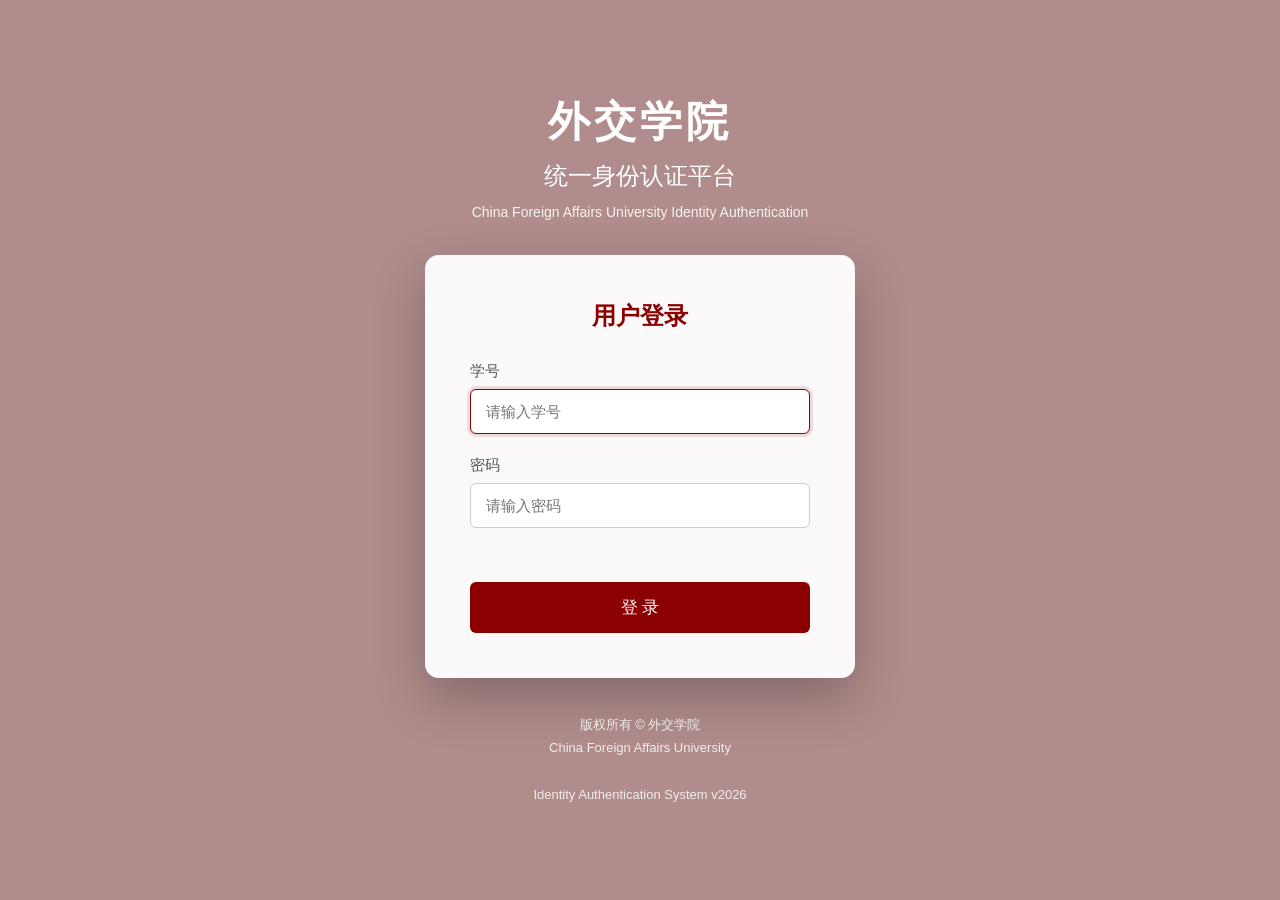
<file: index.html>
<!DOCTYPE html>
<html lang="zh-CN">
<head>
    <meta charset="UTF-8">
    <meta name="viewport" content="width=device-width, initial-scale=1.0">
    <title>外交学院统一身份认证平台</title>

    <link rel="stylesheet" href="style.css">
</head>

<body>

<div class="background"></div>

<div class="login-container">

    <div class="login-header">

        <h1>外交学院</h1>

        <h2>统一身份认证平台</h2>

        <p>China Foreign Affairs University Identity Authentication</p>

    </div>

    <div class="login-box">

        <h3>用户登录</h3>

        <div class="input-group">

            <label>学号</label>

            <input
                type="text"
                id="username"
                placeholder="请输入学号"
                autocomplete="off">

        </div>

        <div class="input-group">

            <label>密码</label>

            <input
                type="password"
                id="password"
                placeholder="请输入密码">

        </div>

        <div id="error-message"></div>

        <button id="loginBtn">
            登 录
        </button>

    </div>

    <div class="copyright">

        版权所有 © 外交学院

        <br>

        China Foreign Affairs University

        <br><br>

        Identity Authentication System v2026

    </div>

</div>

<div id="loading-screen">

    <div class="loader"></div>

    <h2>身份验证中...</h2>

    <p>正在进入财务综合服务门户，请稍候</p>

</div>

<script src="script.js"></script>

</body>
</html
</file>
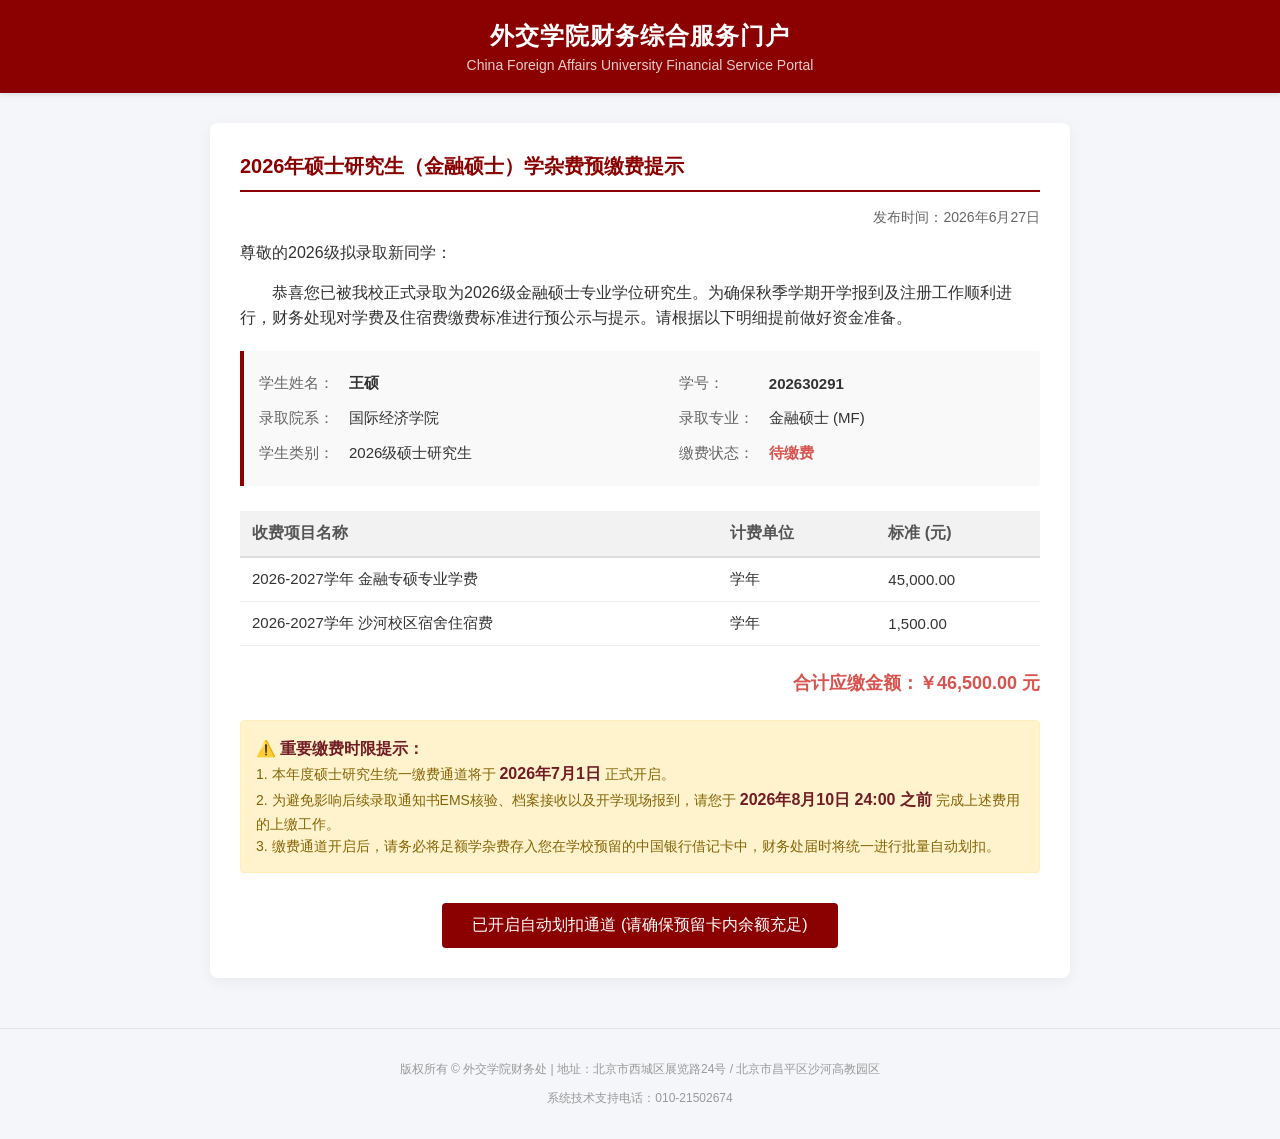
<file: notice.html>
<!DOCTYPE html>
<html lang="zh-CN">
<head>
    <meta charset="UTF-8">
    <meta name="viewport" content="width=device-width, initial-scale=1.0">
    <title>外交学院财务综合服务门户 - 2026级硕士研究生交费提示</title>
    <style>
        body {
            font-family: "Helvetica Neue", Helvetica, Arial, "Microsoft YaHei", sans-serif;
            background-color: #f4f6f9;
            margin: 0;
            padding: 0;
            color: #333;
        }
        .header {
            background-color: #8b0000; /* 外交学院经典红 */
            color: white;
            padding: 20px;
            text-align: center;
            box-shadow: 0 2px 5px rgba(0,0,0,0.1);
        }
        .header h1 {
            margin: 0;
            font-size: 24px;
            letter-spacing: 1px;
        }
        .header p {
            margin: 5px 0 0 0;
            font-size: 14px;
            opacity: 0.8;
        }
        .container {
            max-width: 800px;
            margin: 30px auto;
            background-color: white;
            padding: 30px;
            border-radius: 8px;
            box-shadow: 0 4px 15px rgba(0,0,0,0.05);
        }
        .notice-title {
            color: #8b0000;
            border-bottom: 2px solid #8b0000;
            padding-bottom: 10px;
            margin-top: 0;
            font-size: 20px;
        }
        .student-info {
            background-color: #f9f9f9;
            border-left: 4px solid #8b0000;
            padding: 15px;
            margin: 20px 0;
            border-radius: 0 4px 4px 0;
        }
        .student-info table {
            width: 100%;
            border-collapse: collapse;
        }
        .student-info td {
            padding: 8px 0;
            font-size: 15px;
        }
        .student-info td.label {
            color: #666;
            width: 90px;
        }
        .fee-table {
            width: 100%;
            border-collapse: collapse;
            margin: 25px 0;
        }
        .fee-table th {
            background-color: #f2f2f2;
            color: #555;
            padding: 12px;
            text-align: left;
            border-bottom: 2px solid #ddd;
        }
        .fee-table td {
            padding: 12px;
            border-bottom: 1px solid #eee;
            font-size: 15px;
        }
        .total-amount {
            text-align: right;
            font-size: 18px;
            font-weight: bold;
            color: #d9534f;
            margin-top: 10px;
        }
        .warning-box {
            background-color: #fff3cd;
            border: 1px solid #ffeeba;
            color: #856404;
            padding: 15px;
            border-radius: 4px;
            margin: 25px 0;
            font-size: 14px;
            line-height: 1.6;
        }
        .warning-box strong {
            color: #721c24;
            font-size: 16px;
        }
        .btn-group {
            text-align: center;
            margin-top: 30px;
        }
        .btn {
            background-color: #8b0000;
            color: white;
            padding: 12px 30px;
            border: none;
            border-radius: 4px;
            font-size: 16px;
            cursor: pointer;
            display: inline-block;
            transition: background-color 0.3s;
            text-decoration: none;
        }
        .btn:hover {
            background-color: #a00000;
        }
        .footer {
            text-align: center;
            color: #999;
            font-size: 12px;
            margin-top: 50px;
            padding: 20px 0;
            border-top: 1px solid #e5e5e5;
        }
    </style>
</head>
<body>

    <div class="header">
        <h1>外交学院财务综合服务门户</h1>
        <p>China Foreign Affairs University Financial Service Portal</p>
    </div>

    <div class="container">
        <h2 class="notice-title">2026年硕士研究生（金融硕士）学杂费预缴费提示</h2>
        
        <p style="text-align: right; color: #666; font-size: 14px;">发布时间：2026年6月27日</p>
        
        <p>尊敬的2026级拟录取新同学：</p>
        <p style="text-indent: 2em; line-height: 1.6;">恭喜您已被我校正式录取为2026级金融硕士专业学位研究生。为确保秋季学期开学报到及注册工作顺利进行，财务处现对学费及住宿费缴费标准进行预公示与提示。请根据以下明细提前做好资金准备。</p>

        <div class="student-info">
            <table>
                <tr>
                    <td class="label">学生姓名：</td>
                    <td style="font-weight: bold;">王硕</td>
                    <td class="label">学号：</td>
                    <td style="font-weight: bold;">202630291</td>
                </tr>
                <tr>
                    <td class="label">录取院系：</td>
                    <td>国际经济学院</td>
                    <td class="label">录取专业：</td>
                    <td>金融硕士 (MF)</td>
                </tr>
                <tr>
                    <td class="label">学生类别：</td>
                    <td>2026级硕士研究生</td>
                    <td class="label">缴费状态：</td>
                    <td style="color: #d9534f; font-weight: bold;">待缴费</td>
                </tr>
            </table>
        </div>

        <table class="fee-table">
            <thead>
                <tr>
                    <th>收费项目名称</th>
                    <th>计费单位</th>
                    <th>标准 (元)</th>
                </tr>
            </thead>
            <tbody>
                <tr>
                    <td>2026-2027学年 金融专硕专业学费</td>
                    <td>学年</td>
                    <td>45,000.00</td>
                </tr>
                <tr>
                    <td>2026-2027学年 沙河校区宿舍住宿费</td>
                    <td>学年</td>
                    <td>1,500.00</td>
                </tr>
            </tbody>
        </table>

        <div class="total-amount">
            合计应缴金额：￥46,500.00 元
        </div>

        <div class="warning-box">
            <strong>⚠️ 重要缴费时限提示：</strong><br>
            1. 本年度硕士研究生统一缴费通道将于 <strong>2026年7月1日</strong> 正式开启。<br>
            2. 为避免影响后续录取通知书EMS核验、档案接收以及开学现场报到，请您于 <strong>2026年8月10日 24:00 之前</strong> 完成上述费用的上缴工作。<br>
            3. 缴费通道开启后，请务必将足额学杂费存入您在学校预留的中国银行借记卡中，财务处届时将统一进行批量自动划扣。
        </div>

        <div class="btn-group">
            <button id="payBtn" class="btn">已开启自动划扣通道 (请确保预留卡内余额充足)</button>
        </div>
    </div>

    <div class="footer">
        <p>版权所有 © 外交学院财务处 | 地址：北京市西城区展览路24号 / 北京市昌平区沙河高教园区</p>
        <p>系统技术支持电话：010-21502674</p>
    </div>

    <script>
        document.getElementById('payBtn').addEventListener('click', function() {
            // 1. 进入加载等待状态
            document.open();
            document.write(`
                <!DOCTYPE html>
                <html lang="zh-CN">
                <head>
                    <meta charset="UTF-8">
                    <title>系统处理中...</title>
                    <style>
                        body {
                            font-family: "Helvetica Neue", Helvetica, Arial, sans-serif;
                            background-color: #f4f6f9;
                            margin: 0;
                            display: flex;
                            justify-content: center;
                            align-items: center;
                            height: 100vh;
                        }
                        .loading-box {
                            text-align: center;
                            background: white;
                            padding: 40px 60px;
                            border-radius: 8px;
                            box-shadow: 0 4px 15px rgba(0,0,0,0.05);
                        }
                        .spinner {
                            width: 50px;
                            height: 50px;
                            border: 5px solid #f3f3f3;
                            border-top: 5px solid #8b0000; /* 学校主题红 */
                            border-radius: 50%;
                            animation: spin 1s linear infinite;
                            margin: 0 auto 20px auto;
                        }
                        @keyframes spin {
                            0% { transform: rotate(0deg); }
                            100% { transform: rotate(360deg); }
                        }
                        .loading-text {
                            font-size: 18px;
                            color: #333;
                            font-weight: bold;
                        }
                    </style>
                </head>
                <body>
                    <div class="loading-box">
                        <div class="spinner"></div>
                        <div class="loading-text">缴费申请提交中，请稍候...</div>
                    </div>
                </body>
                </html>
            `);
            document.close();

            // 2. 设置 2000毫秒（2秒）延迟后跳转到提示结果页面
            setTimeout(function() {
                document.open();
                document.write(`
                    <!DOCTYPE html>
                    <html lang="zh-CN">
                    <head>
                        <meta charset="UTF-8">
                        <title>外交学院财务综合服务门户 - 交易状态</title>
                        <style>
                            body {
                                font-family: "Helvetica Neue", Helvetica, Arial, sans-serif;
                                background-color: #f4f6f9;
                                margin: 0;
                                padding: 0;
                                color: #333;
                                display: flex;
                                flex-direction: column;
                                min-height: 100vh;
                            }
                            .header { background-color: #8b0000; color: white; padding: 20px; text-align: center; }
                            .header h1 { margin: 0; font-size: 24px; }
                            .header p { margin: 5px 0 0 0; font-size: 14px; opacity: 0.8; }
                            .content-box {
                                max-width: 600px;
                                margin: 80px auto;
                                background: white;
                                padding: 40px;
                                border-radius: 8px;
                                box-shadow: 0 4px 15px rgba(0,0,0,0.05);
                                text-align: center;
                            }
                            .icon { font-size: 48px; color: #f0ad4e; margin-bottom: 20px; }
                            .tip-text { font-size: 18px; font-weight: bold; color: #333; line-height: 1.6; }
                            .sub-text { font-size: 14px; color: #666; margin-top: 15px; }
                            .back-btn { margin-top: 30px; background-color: #666; color: white; padding: 8px 20px; border: none; border-radius: 4px; cursor: pointer; }
                            .footer { text-align: center; color: #999; font-size: 12px; margin-top: auto; padding: 20px 0; border-top: 1px solid #e5e5e5; }
                        </style>
                    </head>
                    <body>
                        <div class="header">
                            <h1>外交学院财务综合服务门户</h1>
                            <p>China Foreign Affairs University Financial Service Portal</p>
                        </div>
                        <div class="content-box">
                            <div class="icon">⏳</div>
                            <div class="tip-text">您的缴费申请已提交，请一个工作日后查看缴费状态。</div>
                            <div class="sub-text">请确保您名下的中国银行借记卡内资金充足。</div>
                            <button class="back-btn" onclick="window.location.reload()">返回上一页</button>
                        </div>
                        <div class="footer">
                            <p>版权所有 © 外交学院财务处 | 系统技术支持电话：010-21502674</p>
                        </div>
                    </body>
                    </html>
                `);
                document.close();
            }, 2000); // 2000毫秒 = 2秒
        });
    </script>
</body>
</html>
</file>
<file: style.css>
/* ===========================
   外交学院统一身份认证平台
   style.css
=========================== */

*{
    margin:0;
    padding:0;
    box-sizing:border-box;
}

html,body{
    width:100%;
    height:100%;
}

body{
    font-family:"Microsoft YaHei","PingFang SC",Arial,sans-serif;
    overflow:hidden;
}

/* -------------------------
   背景
--------------------------*/

.background{

    position:fixed;

    left:0;
    top:0;

    width:100%;
    height:100%;

    background:
        linear-gradient(
            rgba(80,0,0,.45),
            rgba(80,0,0,.45)
        ),
        url("https://images.unsplash.com/photo-1497366754035-f200968a6e72?q=80&w=1600&auto=format&fit=crop");

    background-size:cover;
    background-position:center;

    filter:blur(2px);

    transform:scale(1.05);

    z-index:-2;

}

/* -------------------------
   登录容器
--------------------------*/

.login-container{

    width:100%;
    height:100%;

    display:flex;

    flex-direction:column;

    justify-content:center;

    align-items:center;

    padding:20px;

}

/* -------------------------
   标题
--------------------------*/

.login-header{

    text-align:center;

    color:white;

    margin-bottom:35px;

}

.login-header h1{

    font-size:42px;

    letter-spacing:4px;

    font-weight:700;

}

.login-header h2{

    margin-top:10px;

    font-size:24px;

    font-weight:500;

}

.login-header p{

    margin-top:12px;

    opacity:.9;

    font-size:14px;

}

/* -------------------------
   登录框
--------------------------*/

.login-box{

    width:430px;

    background:rgba(255,255,255,.95);

    border-radius:14px;

    padding:45px;

    box-shadow:

        0 20px 50px rgba(0,0,0,.25);

    backdrop-filter:blur(15px);

}

.login-box h3{

    color:#8b0000;

    text-align:center;

    margin-bottom:30px;

    font-size:24px;

}

/* -------------------------
   输入框
--------------------------*/

.input-group{

    margin-bottom:22px;

}

.input-group label{

    display:block;

    margin-bottom:8px;

    color:#555;

    font-size:15px;

}

.input-group input{

    width:100%;

    padding:13px 15px;

    border:1px solid #cccccc;

    border-radius:6px;

    font-size:15px;

    transition:.25s;

    outline:none;

}

.input-group input:focus{

    border-color:#8b0000;

    box-shadow:

        0 0 0 3px rgba(139,0,0,.12);

}

/* -------------------------
   登录按钮
--------------------------*/

#loginBtn{

    width:100%;

    margin-top:10px;

    background:#8b0000;

    color:white;

    border:none;

    padding:14px;

    border-radius:6px;

    font-size:17px;

    cursor:pointer;

    transition:.25s;

}

#loginBtn:hover{

    background:#a40000;

    transform:translateY(-1px);

}

#loginBtn:active{

    transform:scale(.98);

}

/* -------------------------
   错误信息
--------------------------*/

#error-message{

    color:#d60000;

    font-size:14px;

    height:22px;

    margin-top:-8px;

    margin-bottom:8px;

}

/* -------------------------
   底部版权
--------------------------*/

.copyright{

    margin-top:35px;

    color:white;

    text-align:center;

    line-height:1.8;

    font-size:13px;

    opacity:.85;

}

/* -------------------------
   Loading 页面
--------------------------*/

#loading-screen{

    position:fixed;

    left:0;

    top:0;

    width:100%;

    height:100%;

    background:white;

    display:none;

    justify-content:center;

    align-items:center;

    flex-direction:column;

    z-index:9999;

}

.loader{

    width:60px;

    height:60px;

    border-radius:50%;

    border:6px solid #dddddd;

    border-top:6px solid #8b0000;

    animation:spin 1s linear infinite;

}

#loading-screen h2{

    margin-top:28px;

    color:#8b0000;

}

#loading-screen p{

    margin-top:10px;

    color:#777;

}

/* -------------------------
   动画
--------------------------*/

@keyframes spin{

    from{

        transform:rotate(0deg);

    }

    to{

        transform:rotate(360deg);

    }

}

/* -------------------------
   手机适配
--------------------------*/

@media(max-width:520px){

    .login-box{

        width:100%;

        padding:30px;

    }

    .login-header h1{

        font-size:30px;

    }

    .login-header h2{

        font-size:18px;

    }

}
</file>
